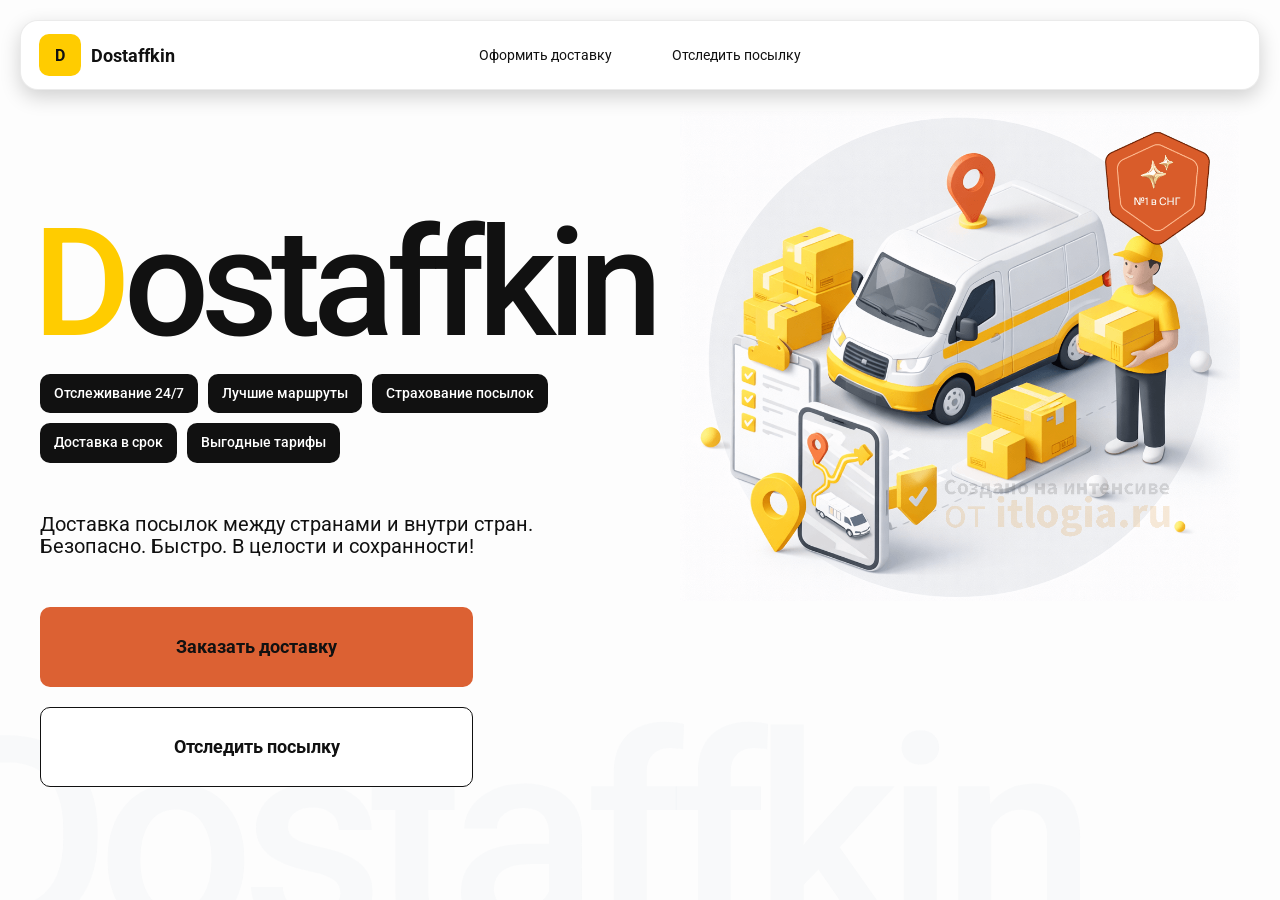
<file: index.html>
<!doctype html>
<html lang="ru">

<head>
    <meta charset="utf-8" />
    <meta name="viewport" content="width=device-width,initial-scale=1,maximum-scale=1,user-scalable=0" />
    <title>Dostaffkin — Доставка посылок между странами и внутри стран. Безопасно. Быстро. В целости и сохранности!
    </title>

    <link href="styles/base.css" rel="stylesheet" />
    <link href="styles/base_adaptive.css" rel="stylesheet" />
    <link href="styles/index.css" rel="stylesheet" />
    <link href="styles/index_adaptive.css" rel="stylesheet" />
</head>

<body>
    <div class="container">
        <header class="header">
            <a class="header-brand" href="#">
                <div class="header-logo">D</div>
                <div class="header-title">Dostaffkin</div>
            </a>
            <nav class="header-menu">
                <a class="header-link" href="./order.html">Оформить <span>доставку</span></a>
                <a class="header-link" href="./track.html">Отследить <span>посылку</span></a>
            </nav>
        </header>
        <main class="main">
            <section class="main-info">
                <div class="main-title">
                    <span>D</span>ostaffkin
                </div>
                <div class="main-features">
                    <div class="main-feature">Отслеживание 24/7</div>
                    <div class="main-feature">Лучшие маршруты</div>
                    <div class="main-feature">Страхование посылок</div>
                    <div class="main-feature">Доставка в срок</div>
                    <div class="main-feature">Выгодные тарифы</div>
                </div>
                <div class="main-description">
                    Доставка посылок между странами и внутри стран.
                    Безопасно. Быстро. В целости и сохранности!
                </div>
                <div class="main-actions">
                    <a class="button" type="button" href="./order.html">Заказать доставку</a>
                    <a class="button button-white" type="button" href="./track.html">Отследить посылку</a>
                </div>
            </section>
            <div class="main-title-ghost">Dostaffkin</div>
            <section class="main-image">
                <img src="images/main-image.png" alt="Main image" />
            </section>
        </main>
    </div>
</body>

</html>
</file>
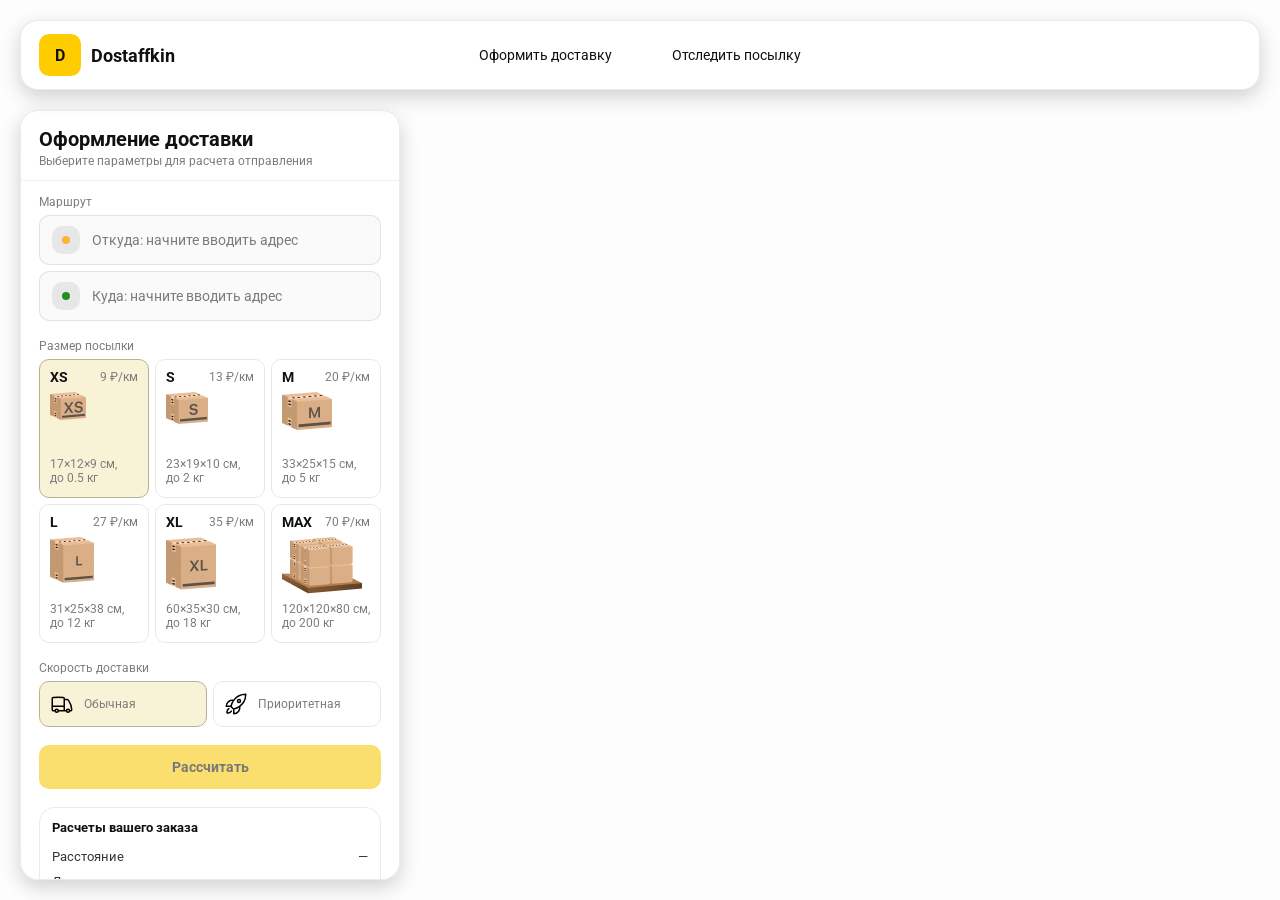
<file: order.html>
<!doctype html>
<html lang="ru">

<head>
    <meta charset="utf-8" />
    <meta name="viewport" content="width=device-width,initial-scale=1,maximum-scale=1,user-scalable=0" />
    <title>Оформление доставки</title>

    <link rel="stylesheet" href="styles/base.css" />
    <link rel="stylesheet" href="styles/base_adaptive.css" />

    <link rel="stylesheet" href="styles/order.css" />
    <link rel="stylesheet" href="styles/order_adaptive.css" />

    <script src="https://testologia.ru/ymc_min.js" data-apikey="f61f0529-82f8-4846-aaca-03a382229175" data-suggest-apikey="65f5e3d7-4680-45fc-991b-5ff93018a3bf"></script>
</head>

<body>
    <div id="map"></div>
    <header class="header">
        <a class="header-brand" href="./index.html">
            <div class="header-logo">D</div>
            <div class="header-title">Dostaffkin</div>
        </a>
        <nav class="header-menu">
            <a class="header-link" href="#">Оформить <span>доставку</span></a>
            <a class="header-link" href="./track.html">Отследить <span>посылку</span></a>
        </nav>
    </header>
    <aside class="main" id="sidebar">
        <div class="main-header">
            <div class="main-title">Оформление доставки</div>
            <div class="main-text">Выберите параметры для расчета отправления</div>
        </div>
        <div class="main-content">
            <div class="main-route">
                <div class="main-block-title">Маршрут</div>
                <div class="main-fields">
                    <div class="main-field" id="fromField">
                        <div class="main-pin"></div>
                        <input id="from" placeholder="Откуда: начните вводить адрес" autocomplete="off"/>
                        <div class="main-ac" id="fromAc" role="listbox" aria-label="Подсказки адресов"></div>
                    </div>

                    <div class="main-field" id="toField">
                        <div class="main-pin"></div>
                        <input id="to" placeholder="Куда: начните вводить адрес" autocomplete="off"/>
                        <div class="main-ac" id="toAc" role="listbox" aria-label="Подсказки адресов"></div>
                    </div>
                </div>
            </div>

            <div class="main-package">
                <div class="main-block-title">Размер посылки</div>

                <div class="main-sizes">
                    <div class="main-size-card is-active" data-value="xs">
                        <div class="main-size-top">
                            <div class="main-size-label">XS</div>
                            <div class="main-size-rate">9 ₽/км</div>
                        </div>
                        <div class="main-size-media">
                            <img src="images/sizes/xs.png" alt="Короб XS"/>
                        </div>
                        <div class="main-size-description">17×12×9 см,<br>до 0.5 кг</div>
                    </div>

                    <div class="main-size-card" data-value="s">
                        <div class="main-size-top">
                            <div class="main-size-label">S</div>
                            <div class="main-size-rate">13 ₽/км</div>
                        </div>
                        <div class="main-size-media">
                            <img src="images/sizes/s.png" alt="Короб S"/>
                        </div>
                        <div class="main-size-description">23×19×10 см,<br>до 2 кг</div>
                    </div>

                    <div class="main-size-card" data-value="m">
                        <div class="main-size-top">
                            <div class="main-size-label">M</div>
                            <div class="main-size-rate">20 ₽/км</div>
                        </div>
                        <div class="main-size-media">
                            <img src="images/sizes/m.png" alt="Короб M"/>
                        </div>
                        <div class="main-size-description">33×25×15 см,<br>до 5 кг</div>
                    </div>

                    <div class="main-size-card" data-value="l">
                        <div class="main-size-top">
                            <div class="main-size-label">L</div>
                            <div class="main-size-rate">27 ₽/км</div>
                        </div>
                        <div class="main-size-media">
                            <img src="images/sizes/l.png" alt="Короб L"/>
                        </div>
                        <div class="main-size-description">31×25×38 см,<br>до 12 кг</div>
                    </div>

                    <div class="main-size-card" data-value="xl">
                        <div class="main-size-top">
                            <div class="main-size-label">XL</div>
                            <div class="main-size-rate">35 ₽/км</div>
                        </div>
                        <div class="main-size-media">
                            <img src="images/sizes/xl.png" alt="Короб XL"/>
                        </div>
                        <div class="main-size-description">60×35×30 см,<br>до 18 кг</div>
                    </div>

                    <div class="main-size-card" data-value="max">
                        <div class="main-size-top">
                            <div class="main-size-label">MAX</div>
                            <div class="main-size-rate">70 ₽/км</div>
                        </div>
                        <div class="main-size-media main-size-media-palleta">
                            <img src="images/sizes/max.png" alt="Паллета"/>
                        </div>
                        <div class="main-size-description">120×120×80 см,<br>до 200 кг</div>
                    </div>
                </div>
            </div>

            <div class="main-speed">
                <div class="main-block-title">Скорость доставки</div>

                <div class="main-speeds">
                    <div class="main-speed-card is-active" data-value="regular">
                        <img class="main-speed-media" src="images/icons/regular.svg" alt="Regular"/>
                        <div class="main-speed-description">Обычная</div>
                    </div>
                    <div class="main-speed-card" data-value="fast">
                        <img class="main-speed-media" src="images/icons/fast.svg" alt="Fast"/>
                        <div class="main-speed-description">Приоритетная</div>
                    </div>

                </div>
            </div>

            <div class="main-calculate-block">
                <button id="calc" class="button calculate-button" type="button" disabled>Рассчитать</button>
            </div>

            <div class="main-result" id="result">
                <div class="main-result-title">Расчеты вашего заказа</div>
                <div class="main-result-lines">
                    <div class="main-result-line"><span>Расстояние</span><span id="distanceValue">—</span></div>
                    <div class="main-result-line"><span>Доставим через</span><span id="durationValue">—</span></div>
                    <div class="main-result-line"><span>Тариф</span><span id="rateValue">—</span></div>
                </div>
                <div class="main-price">
                    <div class="main-price-label">Итого</div>
                    <div class="main-price-value" id="totalValue">—</div>
                </div>
            </div>

            <div class="main-order-box">
                <div class="main-order-form" id="orderForm">
                    <div class="main-order-title">Оформление доставки</div>
                    <div class="main-block-info-row">
                        <div class="main-block-title">Контакты</div>
                        <div class="order-fields">
                            <div class="main-field">
                                <input id="customerName" placeholder="Ваше имя" autocomplete="off"/>
                            </div>
                            <div class="main-field">
                                <input id="customerPhone" placeholder="Ваш телефон" autocomplete="off" inputmode="tel"/>
                            </div>
                        </div>
                    </div>
                    <div class="main-block-info-row extra-info">
                        <div class="main-block-title">Дополнительная информация</div>
                        <div class="main-field textarea">
                            <textarea id="comment" placeholder="Детали доставки и комментарии"></textarea>
                        </div>
                    </div>
                    <button id="submit" class="button main-submit-request" type="button" disabled>Отправить
                        заявку
                    </button>
                </div>

                <div class="main-order-success" id="orderSuccess">
                    <div class="main-success-icon">✓</div>
                    <div class="main-success-title">Заявка отправлена!</div>
                    <div class="main-success-title">Номер отправления – <span id="orderId"></span></div>
                    <div class="main-success-subtitle">Мы скоро свяжемся с вами</div>
                </div>
            </div>
        </div>
    </aside>

    <script src="scripts/order.js"></script>
</body>

</html>
</file>
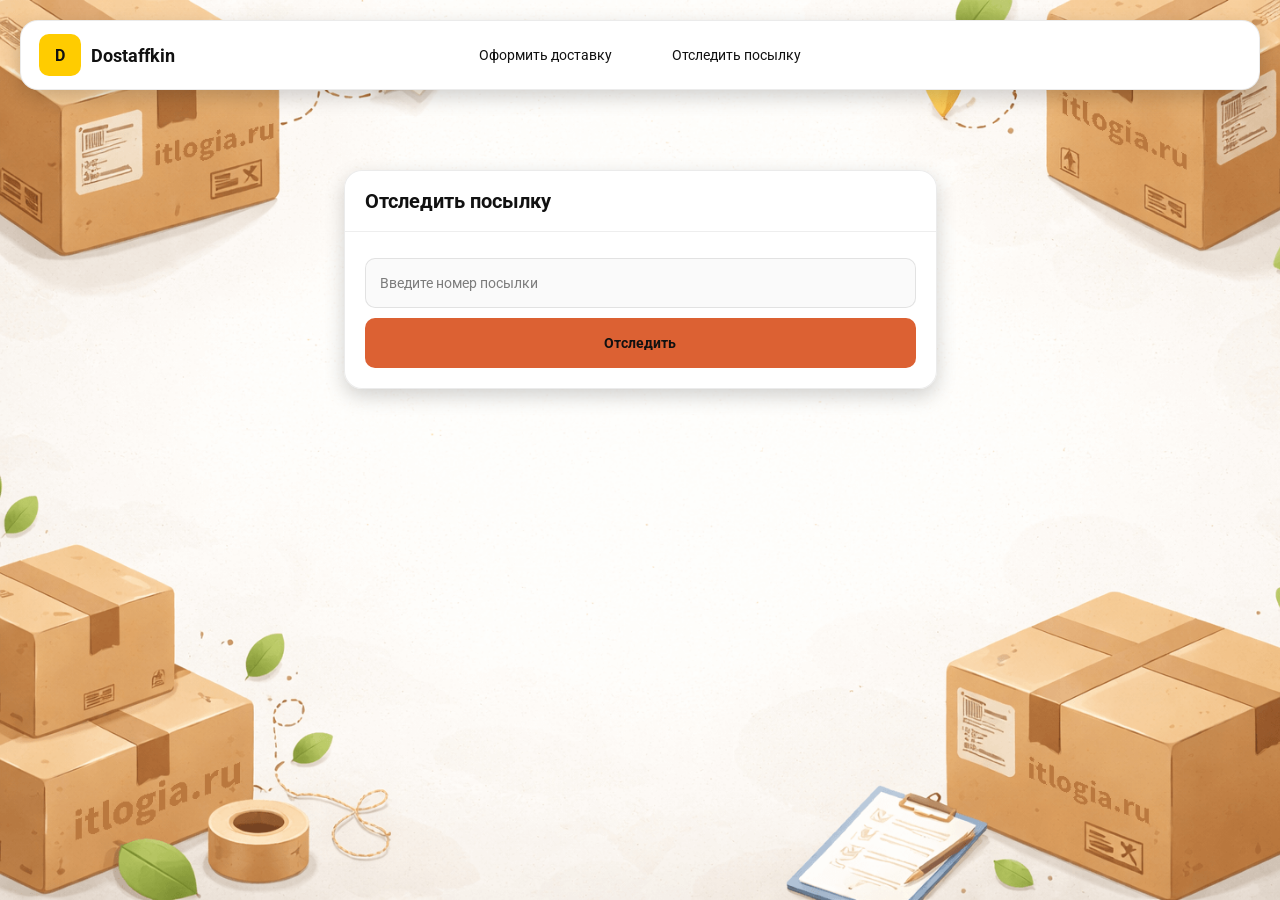
<file: track.html>
<!doctype html>
<html lang="ru">

<head>
    <meta charset="utf-8" />
    <meta name="viewport" content="width=device-width,initial-scale=1,maximum-scale=1,user-scalable=0" />
    <title>Отследить посылку</title>
    <link rel="stylesheet" href="styles/base.css" />
    <link rel="stylesheet" href="styles/base_adaptive.css" />

    <link rel="stylesheet" href="styles/track.css" />
    <link rel="stylesheet" href="styles/track_adaptive.css" />
</head>

<body>
    <div class="container">
        <header class="header">
            <a class="header-brand" href="./index.html">
                <div class="header-logo">D</div>
                <div class="header-title">Dostaffkin</div>
            </a>
            <nav class="header-menu">
                <a class="header-link" href="./order.html">Оформить <span>доставку</span></a>
                <a class="header-link" href="#">Отследить <span>посылку</span></a>
            </nav>
        </header>
        <main class="track-content">
            <section class="track-card track-search">
                <div class="track-title">Отследить посылку</div>
                <div class="track-action">
                    <div class="main-field track-field">
                        <input id="trackNumber" placeholder="Введите номер посылки" autocomplete="off" />
                    </div>
                    <button id="trackButton" class="button track-button" type="button">Отследить</button>
                </div>
            </section>

            <section class="track-card track-result" id="trackResult">
                <div class="track-result-header">
                    <div class="track-id" id="trackIdValue"></div>
                    <div class="track-routes">
                        <div class="track-route">
                            <div class="track-route-pin">
                                <svg xmlns="http://www.w3.org/2000/svg" fill="none" viewBox="0 0 24 24"
                                    stroke-width="1.5" stroke="orange" class="size-6">
                                    <path stroke-linecap="round" stroke-linejoin="round"
                                        d="M15 10.5a3 3 0 1 1-6 0 3 3 0 0 1 6 0Z" />
                                    <path stroke-linecap="round" stroke-linejoin="round"
                                        d="M19.5 10.5c0 7.142-7.5 11.25-7.5 11.25S4.5 17.642 4.5 10.5a7.5 7.5 0 1 1 15 0Z" />
                                </svg>
                            </div>
                            <div class="track-route-address" id="trackFromValue">
                                Откуда: Москва, улица Арбат, 1
                            </div>
                        </div>
                        <div class="track-route track-route-arrow">
                            <svg xmlns="http://www.w3.org/2000/svg" fill="none" viewBox="0 0 24 24" stroke-width="1.5"
                                stroke="currentColor" class="size-6">
                                <path stroke-linecap="round" stroke-linejoin="round"
                                    d="M19.5 13.5 12 21m0 0-7.5-7.5M12 21V3" />
                            </svg>
                        </div>
                        <div class="track-route">
                            <div class="track-route-pin">
                                <svg xmlns="http://www.w3.org/2000/svg" fill="none" viewBox="0 0 24 24"
                                    stroke-width="1.5" stroke="green" class="size-6">
                                    <path stroke-linecap="round" stroke-linejoin="round"
                                        d="M15 10.5a3 3 0 1 1-6 0 3 3 0 0 1 6 0Z" />
                                    <path stroke-linecap="round" stroke-linejoin="round"
                                        d="M19.5 10.5c0 7.142-7.5 11.25-7.5 11.25S4.5 17.642 4.5 10.5a7.5 7.5 0 1 1 15 0Z" />
                                </svg>
                            </div>
                            <div class="track-route-address" id="trackToValue">
                                Куда: Минск, проспект Независимости, 58
                            </div>
                        </div>
                    </div>
                </div>
                <div class="track-info">
                    <div class="track-status-title">Статус данной посылки:</div>
                    <div class="track-status-list" id="trackStatusList"></div>
                </div>
            </section>
        </main>
    </div>

    <script src="scripts/track.js"></script>
</body>

</html>
</file>
<file: styles/base.css>
*, *::before, *::after {
    box-sizing: border-box;
}

@font-face {
    font-family: "Roboto";
    src: url("../fonts/Roboto-Regular.ttf");
    font-weight: normal;
}

@font-face {
    font-family: "Roboto";
    src: url("../fonts/Roboto-Bold.ttf");
    font-weight: bold;
}

@font-face {
    font-family: "Roboto";
    src: url("../fonts/Roboto-Medium.ttf");
    font-weight: 500;
}

html, body {
    margin: 0;
    color: #111111;
    font-family: "Roboto", sans-serif;
}

body {
    background: #FDFDFD;
}

.header {
    border-radius: 18px;
    box-shadow: 0 7px 20px 0 #0000002E;
    backdrop-filter: blur(10px);
    background: #ffffff;
    left: 20px;
    border: 1px solid rgba(0, 0, 0, 0.08);
    position: fixed;
    right: 20px;
    top: 20px;
    padding: 14px 18px;
    height: 70px;
    display: flex;
    align-items: center;
    z-index: 6;
}

.header-brand {
    display: flex;
    align-items: center;
    text-decoration: none;
    gap: 10px;
}

.header-logo {
    width: 42px;
    height: 42px;
    border-radius: 10px;
    background: #FFCC00;
    display: grid;
    place-items: center;
    font-weight: bold;
    color: #111;
}

.header-title {
    font-size: 18px;
    font-weight: bold;
    color: #111111;
    text-decoration: none;
}

.header-menu {
    display: flex;
    align-items: center;
    gap: 60px;
    margin: 0;
    position: absolute;
    left: 50%;
    transform: translateX(-50%);
}

.header-link {
    font-size: 14px;
    color: #111111;
    text-decoration: none;
}

.button {
    border: 0;
    outline: none;
    height: 44px;
    border-radius: 10px;
    font-size: 14px;
    font-weight: bold;
    cursor: pointer;
    font-family: inherit;
    transition: transform .08s ease, opacity .12s ease;
    background: #DC6133;
    color: #111111;
    text-align: center;
    text-decoration: none;
}

.button:hover {
    background-color: #E5BC19;
}

.button:disabled {
    cursor: not-allowed;
    background-color: #FADE6E;
    color: #787878;
    transform: none;
}

.button.button-white {
    background: #ffffff;
    border: 1px solid #111111;
}

.button.button-white:hover {
    background: rgb(241 241 241);
}

.main-field {
    display: flex;
    align-items: center;
    margin-top: 6px;
    gap: 10px;
    border: 1px solid #1111111A;
    background: #FAFAFA;
    border-radius: 10px;
    padding: 10px 12px;
    position: relative;
    box-sizing: border-box;
    height: 50px;
}

.main-field.textarea {
    height: auto;
}

.main-pin {
    width: 28px;
    height: 28px;
    border-radius: 10px;
    background: rgba(17, 17, 17, 0.08);
    display: grid;
    place-items: center;
    flex: 0 0 auto;
    position: relative;
}

.main-pin::before {
    content: "";
    width: 8px;
    height: 8px;
    border-radius: 999px;
    background: orange;
    opacity: .75;
    display: block;
}

.main-field:last-child .main-pin::before {
    background: green;
    opacity: .85;
}

input, textarea {
    width: 100%;
    border: 0;
    outline: none;
    background: transparent;
    font-size: 14px;
    color: #111111;
    font-family: inherit;
}

textarea {
    resize: vertical;
    min-height: 72px;
    padding: 2px 0;
}

input::placeholder, textarea::placeholder {
    color: #7C7C7C;
}

.main-field:focus-within {
    border-color: rgba(0, 0, 0, 0.20);
    box-shadow: 0 0 0 4px rgba(255, 204, 0, 0.35);
    background: rgba(255, 255, 255, 0.75);
}
</file>
<file: styles/base_adaptive.css>
@media (max-width: 767px) {
    .header {
        left: 10px;
        right: 10px;
        top: 10px;
    }

    .header-link span {
        display: none;
    }

    .header-menu {
        gap: 20px;
        justify-content: flex-start;
        margin: 0 0 0 30px;
        position: static;
        transform: none;
    }
}

@media (max-width: 420px) {
    .header-title {
        display: none;
    }
}

@media (max-width: 374px) {
    .header-menu {
        gap: 10px;
        margin: 0 0 0 10px;
    }
}
</file>
<file: styles/index.css>
.container {
    overflow: hidden;
    min-height: 100vh;
}

.main {
    padding: 111px 40px 40px;
    position: relative;
    display: flex;
}

.main-info {
    max-width: 840px;
    width: 100%;
    position: relative;
}

.main-title {
    margin-top: 98px;
    font-weight: 500;
    font-size: 200px;
    line-height: 1;
    letter-spacing: -0.05em;
    color: #111111;
    left: -15px;
    position: relative;
}

.main-title span {
    color: #ffcc00;
}

.main-features {
    margin-top: 15px;
    display: flex;
    flex-wrap: wrap;
    gap: 10px;
}

.main-feature {
    background: #111111;
    color: #ffffff;
    padding: 12px 14px;
    font-weight: 500;
    font-size: 14px;
    line-height: 1.1;
    border-radius: 10px;
}

.main-description {
    margin-top: 50px;
    max-width: 500px;
    font-size: 20px;
    line-height: 1.1;
    color: #111111;
}

.main-actions {
    margin-top: 50px;
    display: flex;
    flex-direction: column;
    gap: 20px;
}

.main-actions .button {
    height: 80px;
    width: 433px;
    font-size: 18px;
    font-weight: bold;
    place-items: center;
    display: grid;
}

.main-title-ghost {
    position: absolute;
    z-index: -1;
    left: -70px;
    bottom: -150px;
    font-weight: 500;
    font-size: 278px;
    line-height: 1;
    letter-spacing: -0.05em;
    color: #ECEDF04D;
}

.main-image {
    width: 1024px;
    top: 100px;
    z-index: -2;
}

.main-image img {
    width: 100%;
    max-width: 1024px;
    height: auto;
    display: block;
}
</file>
<file: styles/index_adaptive.css>
@media (max-width: 1760px) {
    .main-title {
        font-size: 150px;
        left: -7px;
    }

    .main-info {
        max-width: 640px;
    }
}

@media (max-width: 1200px) {
    .main-info {
        max-width: 540px;
    }

    .main {
        padding: 111px 20px 20px;
    }

    .main-title {
        font-size: 120px;
        left: -4px;
    }

    .main-title-ghost {
        font-size: 220px;
    }
}

@media (max-width: 1024px) {
    .main-title {
        margin-top: 30px;
    }

    .main {
        flex-direction: column-reverse;
    }

    .main-image {
        max-width: 350px;
        position: absolute;
        left: 370px;
        top: 370px;
    }

    .main-info {
        max-width: 100%;
    }

    .main-actions {
        gap: 10px;
    }

    .main-actions .button {
        height: 50px;
        font-size: 14px;
        width: auto;
        max-width: 300px;
    }

    .main-description {
        max-width: 350px;
    }
}

@media (max-width: 570px) {
    .main-title {
        font-size: 88px;
    }

    .main-description {
        max-width: 100%
    }

    .main-actions {
        width: 100%;
    }

    .main-actions .button {
        width: 100%;
        max-width: 100%
    }

    .main-image {
        max-width: 650px;
        position: absolute;
        left: 170px;
        top: 70px;
        opacity: 0.2;
    }
}

@media (max-width: 400px) {
    .main-title {
        font-size: 70px;
    }
}
</file>
<file: styles/order.css>
#map {
    position: fixed;
    inset: 0;
}

.main {
    border-radius: 18px;
    box-shadow: 0 7px 20px 0 #0000002E;
    backdrop-filter: blur(10px);
    background: rgba(255, 255, 255, 0.96);
    left: 20px;
    border: 1px solid rgba(0, 0, 0, 0.08);
    position: fixed;
    top: 110px;
    bottom: 20px;
    width: 380px;
    display: flex;
    flex-direction: column;
    overflow: hidden;
    z-index: 5;
}

.main-header {
    padding: 18px 18px 12px 18px;
    border-bottom: 1px solid rgba(0, 0, 0, 0.06);
    display: flex;
    flex-direction: column;
}

.main-title {
    font-size: 20px;
    line-height: 100%;
    font-weight: bold;
}

.main-text {
    font-size: 12px;
    margin-top: 5px;
    color: #7C7C7C;
}

.main-content {
    padding: 14px 18px 18px 18px;
    overflow: auto;
    scrollbar-width: none;
    display: flex;
    flex-direction: column;
    gap: 18px;
    flex: 1;
}

.main-block-title {
    font-size: 12px;
    color: #7C7C7C;
}

.main-route .main-block-title,
.main-package .main-block-title {
    margin-bottom: 6px;
}

.main-sizes {
    display: grid;
    gap: 6px;
    grid-template-columns: repeat(3, 1fr);
}

.main-size-card {
    border: 1px solid #E8E8E7;
    background: #FFFFFF;
    border-radius: 10px;
    padding: 10px;
    cursor: pointer;
    user-select: none;
    transition: transform .08s ease, border-color .12s ease, background .12s ease;
    min-height: 139px;
}

.main-size-card:hover {
    transform: translateY(-1px);
}

.main-size-card.is-active {
    background-color: #F8F2D6;
    border-color: #B7B196;
}

.main-size-top {
    display: flex;
    align-items: center;
    justify-content: space-between;
}

.main-size-label {
    font-weight: bold;
    font-size: 14px;
    color: #111111;
    line-height: 100%;
}

.main-size-rate {
    font-size: 12px;
    color: #7C7C7C;
    line-height: 100%;
}

.main-size-media {
    margin-top: 8px;
    height: 57px;
}

.main-size-description {
    margin-top: 8px;
    font-size: 12px;
    color: #7C7C7C;
    line-height: 1.2;
}

.calculate-button {
    width: 100%;
}

.main-result {
    border: 1px solid rgba(0, 0, 0, 0.08);
    background: rgba(255, 255, 255, 0.75);
    border-radius: 16px;
    padding: 12px;
    line-height: 1.25;
}

.main-result-title {
    font-weight: bold;
    font-size: 13px;
    color: #111111;
    margin-bottom: 13px;
}

.main-result-lines {
    gap: 8px;
    display: flex;
    flex-direction: column;
}

.main-result-line {
    font-size: 13px;
    color: rgba(17, 17, 17, 0.85);
    display: flex;
    justify-content: space-between;
}

.main-price {
    margin-top: 18px;
    padding-top: 10px;
    border-top: 1px dashed rgba(0, 0, 0, 0.12);
    display: flex;
    align-items: baseline;
    justify-content: space-between;
}

.main-price-label {
    font-size: 12px;
    color: rgba(17, 17, 17, 0.55);
}

.main-price-value {
    font-size: 20px;
    font-weight: bold;
    color: #111111;
    letter-spacing: -0.3px;
}

.main-order-box {
    background: #ffffff;
    border: 1px solid #E8E8E7;
    border-radius: 10px;
    padding: 12px;
}

.main-order-title {
    margin-bottom: 8px;
    font-weight: bold;
    font-size: 14px;
    color: #111111;
}

.main-block-info {
    display: flex;
    flex-direction: column;
    gap: 6px;
}

.order-fields {
    display: grid;
    grid-template-columns: 1fr 1fr;
    column-gap: 10px;
    margin-top: 6px;
}

.main-block-info-row.extra-info {
    display: block;
    margin-top: 13px;
}

.main-submit-request {
    width: 100%;
    margin-top: 6px;
}

.main-order-success {
    display: none;
    text-align: center;
    padding: 22px 12px;
    gap: 12px;
}

.main-order-success.is-visible {
    display: flex;
    flex-direction: column;
    align-items: center;
}

.main-success-icon {
    width: 56px;
    height: 56px;
    border-radius: 50%;
    background: #16a34a;
    color: #ffffff;
    display: grid;
    place-items: center;
    font-size: 30px;
}

.main-success-title {
    font-size: 14px;
    font-weight: bold;
    color: #111111;
}

.main-success-subtitle {
    font-size: 12px;
    color: rgba(17, 17, 17, 0.55);
    line-height: 1.3;
}

.main-speed .main-block-title {
    margin-bottom: 6px;
}

.main-speeds {
    display: grid;
    gap: 6px;
    grid-template-columns: repeat(2, 1fr);
}

.main-speed-card {
    border: 1px solid #E8E8E7;
    background: #FFFFFF;
    border-radius: 10px;
    padding: 10px;
    cursor: pointer;
    user-select: none;
    transition: transform .08s ease, border-color .12s ease, background .12s ease;
    display: flex;
    align-items: center;
    gap: 10px;
}

.main-speed-card:hover {
    transform: translateY(-1px);
}

.main-speed-card.is-active {
    background-color: #F8F2D6;
    border-color: #B7B196;
}

.main-speed-description {
    font-size: 12px;
    color: #7C7C7C;
    line-height: 1.2;
}
</file>
<file: styles/order_adaptive.css>
@media (max-width: 767px) {
    .main {
        left: 10px;
        right: 10px;
        top: 50%;
        bottom: 12px;
        width: auto;
        max-width: none;
    }
}

@media (max-width: 420px) {
    .main-sizes {
        grid-template-columns: repeat(2, 1fr);
    }
}
</file>
<file: styles/track.css>
.container {
    background: #F4F4F4 url("../images/track-bg.png");
    background-size: cover;
    min-height: 100vh;
    padding: 170px 0 50px 0;
}

.track-content {
    width: 593px;
    margin: 0 auto;
}

.track-card {
    width: 100%;
    border-radius: 18px;
    box-shadow: 0 7px 20px 0 #0000002E;
    backdrop-filter: blur(10px);
    background: rgba(255, 255, 255, 0.96);
    border: 1px solid rgba(0, 0, 0, 0.08);
}

.track-title {
    font-size: 20px;
    line-height: 100%;
    font-weight: bold;
    border-bottom: 1px solid #EEEEEE;
    padding: 20px;
}

.track-action {
    padding: 20px;
}

.track-button {
    width: 100%;
    height: 50px;
}

.track-field {
    margin-bottom: 10px;
}

.track-result {
    margin-top: 5px;
    display: none;
}

.track-result.is-visible {
    display: block;
}

.track-result-header {
    font-weight: bold;
    font-size: 14px;
    color: #111111;
    padding: 20px;
    border-bottom: 1px solid #EEEEEE;
}

.track-id {
    margin-bottom: 12px;
    font-size: 20px;
}

.track-routes {
    display: flex;
    flex-direction: column;
    gap: 10px;
    font-weight: normal;
}

.track-route {
    display: flex;
    align-items: center;
    gap: 10px;
}

.track-route-pin {
    width: 24px;
    height: 24px;
    flex-shrink: 0;
}

.track-route-arrow {
    padding: 15px 0;
    width: 24px;
    height: 24px;
}

.track-info {
    padding: 20px;
}

.track-status {
    display: flex;
    align-items: center;
    font-size: 12px;
    gap: 10px;
}

.track-status-title {
    font-size: 14px;
    font-weight: bold;
    color: #111111;
    margin-bottom: 20px;
}

.track-status-list {
    display: flex;
    flex-direction: column;
    gap: 15px;
}

.track-status-icon {
    width: 40px;
    height: 40px;
    border-radius: 50%;
    background: rgba(17, 17, 17, 0.08);
    display: grid;
    place-items: center;
    flex: 0 0 auto;
}

.track-status.created .track-status-icon {
    background-color: #F1CB00;
}

.track-status.in-way .track-status-icon {
    background-color: #F08A11;
}

.track-status.ready .track-status-icon {
    background-color: #A35D0A;
}

.track-status.done .track-status-icon {
    background-color: #37C93B;
}

.track-status-text {
    display: flex;
    align-items: center;
    justify-content: space-between;
    color: #111111;
    font-size: 12px;
    flex: 1;
}

.track-status-text-date {
    color: rgba(17, 17, 17, 0.55);
}
</file>
<file: styles/track_adaptive.css>
@media (max-width: 767px) {
    .container {
        padding: 130px 0 50px 0;
    }

    .track-content {
        width: 100%;
        padding-left: 10px;
        padding-right: 10px;
    }

    .track-result-header {
        padding: 20px;
    }
}
</file>
